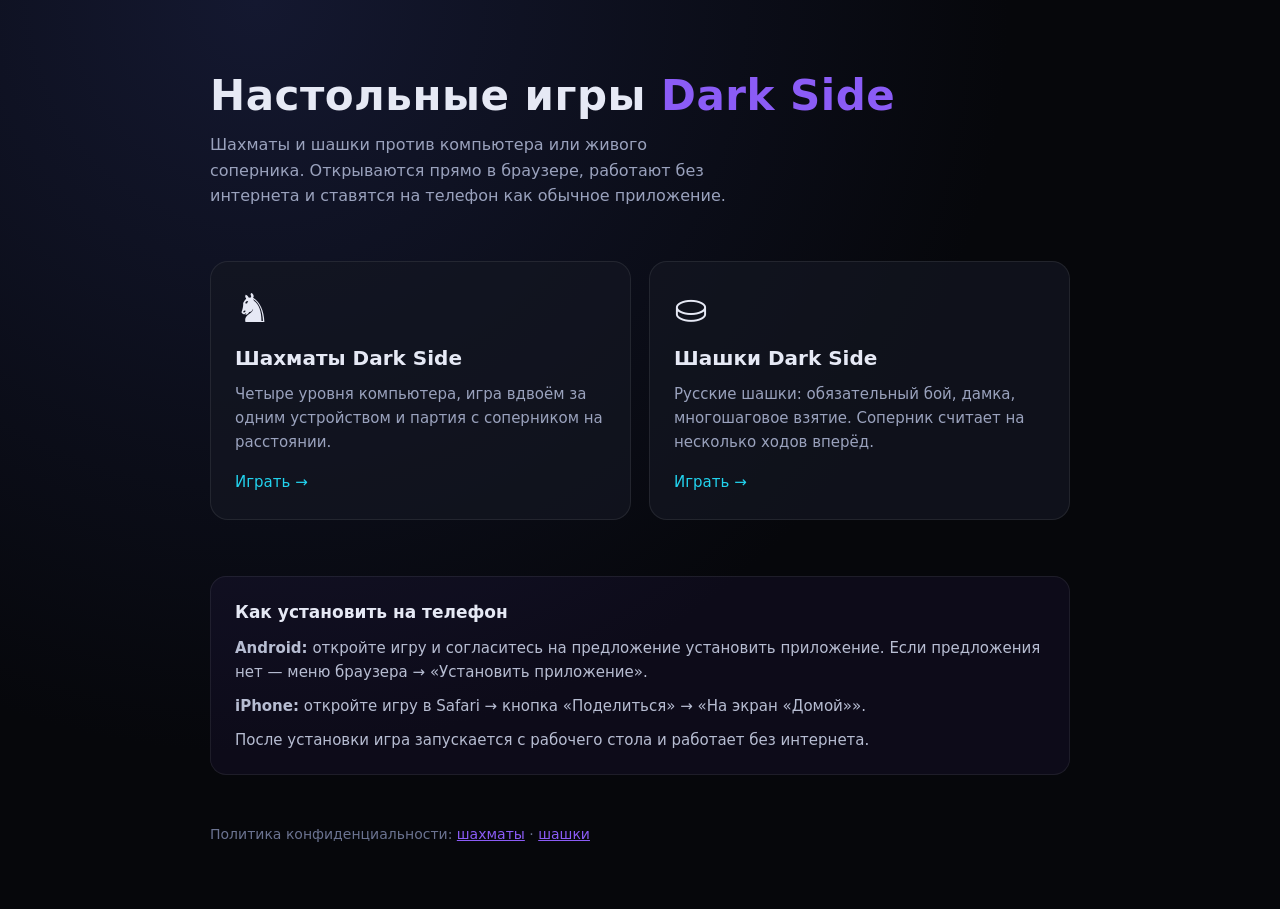
<file: index.html>
<!DOCTYPE html>
<html lang="ru">
<head>
<meta charset="UTF-8">
<meta name="viewport" content="width=device-width, initial-scale=1, viewport-fit=cover">
<title>Dark Side — настольные игры</title>
<meta name="description" content="Шахматы и шашки против компьютера и живого соперника. Играют в браузере, работают без интернета, ставятся на телефон.">
<meta name="theme-color" content="#06070b">
<meta name="color-scheme" content="dark">
<link rel="icon" href="data:image/svg+xml,<svg xmlns='http://www.w3.org/2000/svg' viewBox='0 0 100 100'><text y='.9em' font-size='90'>♞</text></svg>">
<style>
  * { box-sizing: border-box; }
  body {
    margin: 0; padding: clamp(28px, 7vw, 72px) 20px 64px;
    background: radial-gradient(circle at 20% 0%, #141830 0%, #06070b 55%);
    color: #e6e9f5;
    font: 16px/1.6 system-ui, -apple-system, "Segoe UI", Roboto, sans-serif;
    min-height: 100vh;
  }
  main { max-width: 860px; margin: 0 auto; }
  header { margin-bottom: clamp(28px, 6vw, 52px); }
  h1 {
    font-size: clamp(28px, 6vw, 42px); line-height: 1.15; margin: 0 0 12px;
    letter-spacing: .5px;
  }
  h1 span { color: #8b5cf6; }
  .lead { color: #9aa2bd; margin: 0; max-width: 52ch; }

  .games { display: grid; gap: 18px; grid-template-columns: repeat(auto-fit, minmax(260px, 1fr)); }
  .game {
    display: block; padding: 26px 24px 24px;
    border: 1px solid rgba(255,255,255,.08); border-radius: 18px;
    background: rgba(20, 23, 34, .72);
    text-decoration: none; color: inherit;
    transition: border-color .15s, transform .15s;
  }
  .game:hover { border-color: rgba(139, 92, 246, .55); transform: translateY(-2px); }
  .game .glyph { font-size: 40px; line-height: 1; display: block; margin-bottom: 14px; }
  .game h2 { font-size: 20px; margin: 0 0 8px; }
  .game p { margin: 0; color: #9aa2bd; font-size: 15px; }
  .game .play { display: inline-block; margin-top: 16px; color: #22d3ee; font-size: 15px; }

  .note {
    margin-top: clamp(32px, 7vw, 56px); padding: 22px 24px;
    border: 1px solid rgba(255,255,255,.07); border-radius: 16px;
    background: rgba(139, 92, 246, .06);
  }
  .note h3 { margin: 0 0 10px; font-size: 17px; }
  .note p { margin: 0 0 10px; color: #b7bdd2; font-size: 15px; }
  .note p:last-child { margin-bottom: 0; }

  footer { margin-top: 48px; color: #6b7391; font-size: 14px; }
  footer a { color: #8b5cf6; }
</style>
</head>
<body>
<main>
  <header>
    <h1>Настольные игры <span>Dark Side</span></h1>
    <p class="lead">
      Шахматы и шашки против компьютера или живого соперника. Открываются прямо
      в браузере, работают без интернета и ставятся на телефон как обычное
      приложение.
    </p>
  </header>

  <div class="games">
    <a class="game" href="chess/">
      <span class="glyph">♞</span>
      <h2>Шахматы Dark Side</h2>
      <p>Четыре уровня компьютера, игра вдвоём за одним устройством и партия с соперником на расстоянии.</p>
      <span class="play">Играть →</span>
    </a>

    <a class="game" href="checkers/">
      <span class="glyph">⛀</span>
      <h2>Шашки Dark Side</h2>
      <p>Русские шашки: обязательный бой, дамка, многошаговое взятие. Соперник считает на несколько ходов вперёд.</p>
      <span class="play">Играть →</span>
    </a>
  </div>

  <div class="note">
    <h3>Как установить на телефон</h3>
    <p><strong>Android:</strong> откройте игру и согласитесь на предложение установить приложение. Если предложения нет — меню браузера → «Установить приложение».</p>
    <p><strong>iPhone:</strong> откройте игру в Safari → кнопка «Поделиться» → «На экран «Домой»».</p>
    <p>После установки игра запускается с рабочего стола и работает без интернета.</p>
  </div>

  <footer>
    Политика конфиденциальности:
    <a href="privacy/chess.html">шахматы</a> ·
    <a href="privacy/checkers.html">шашки</a>
  </footer>
</main>
</body>
</html>
</file>
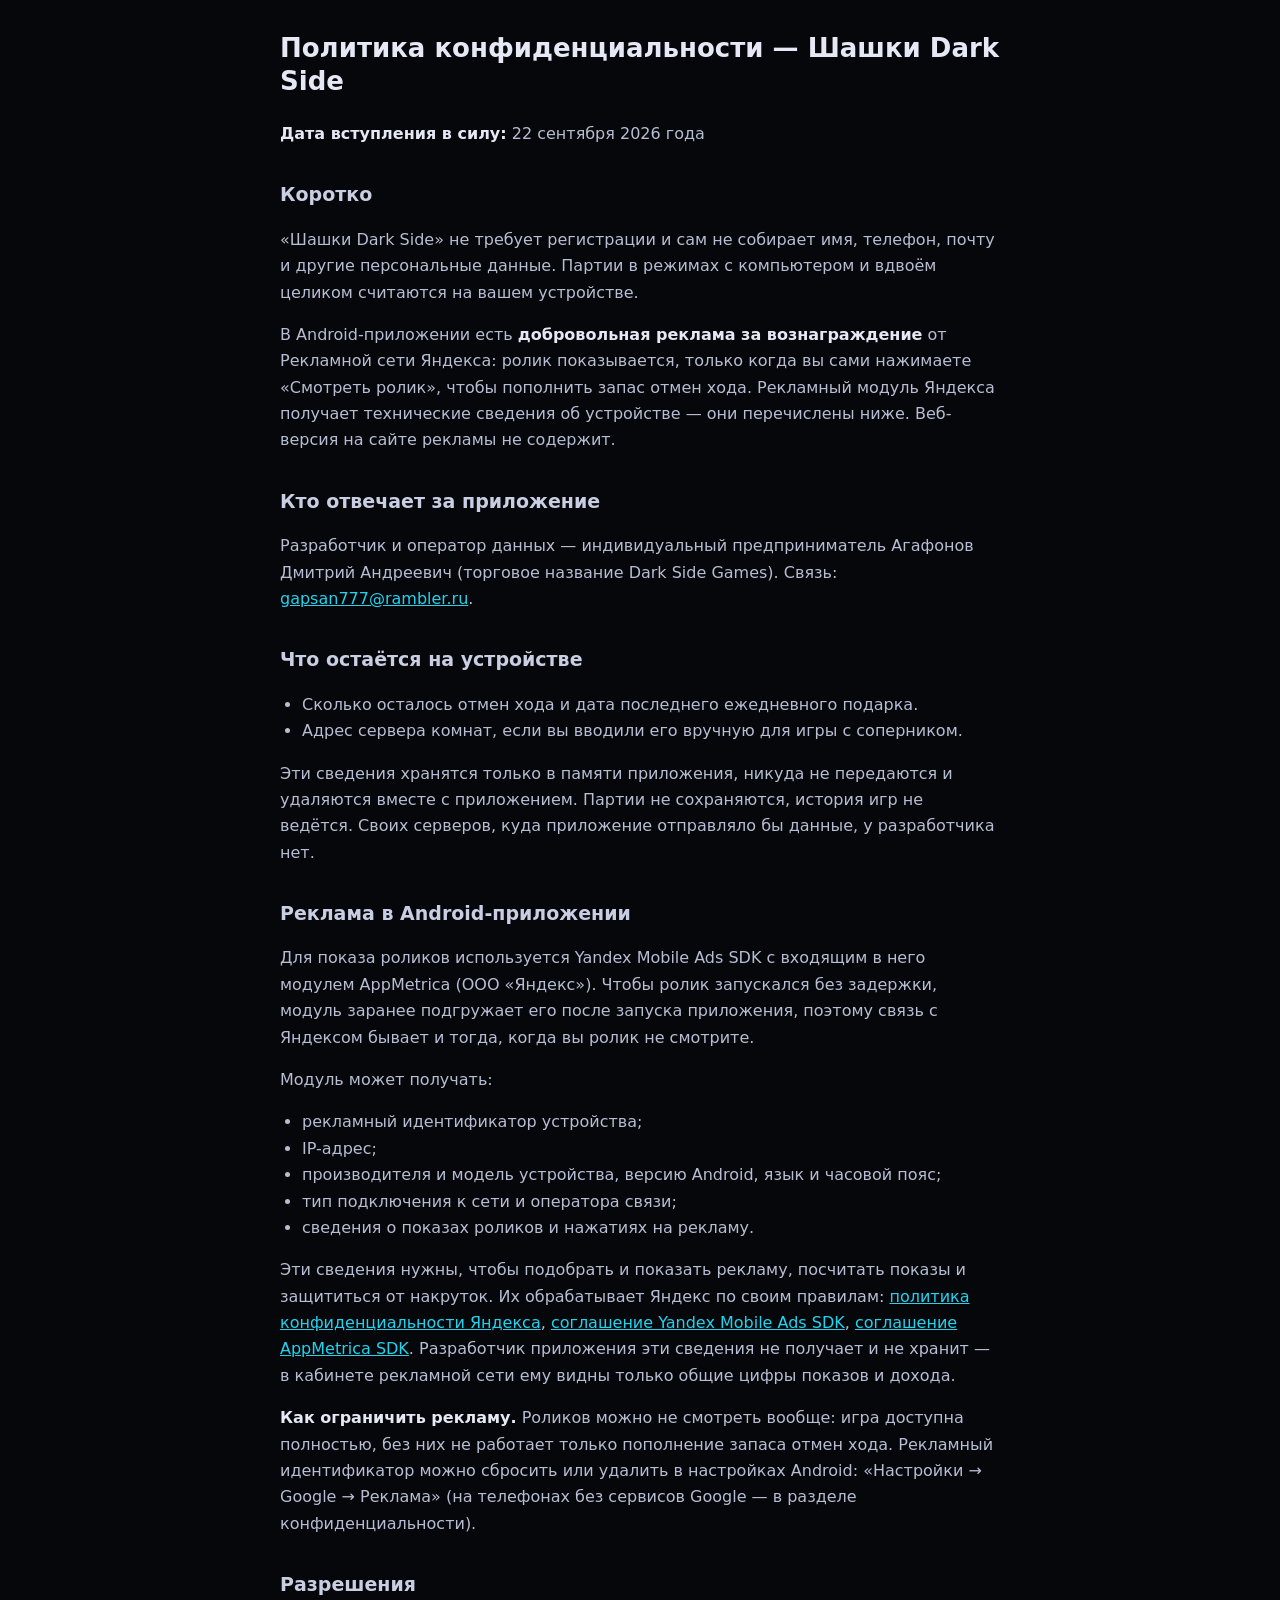
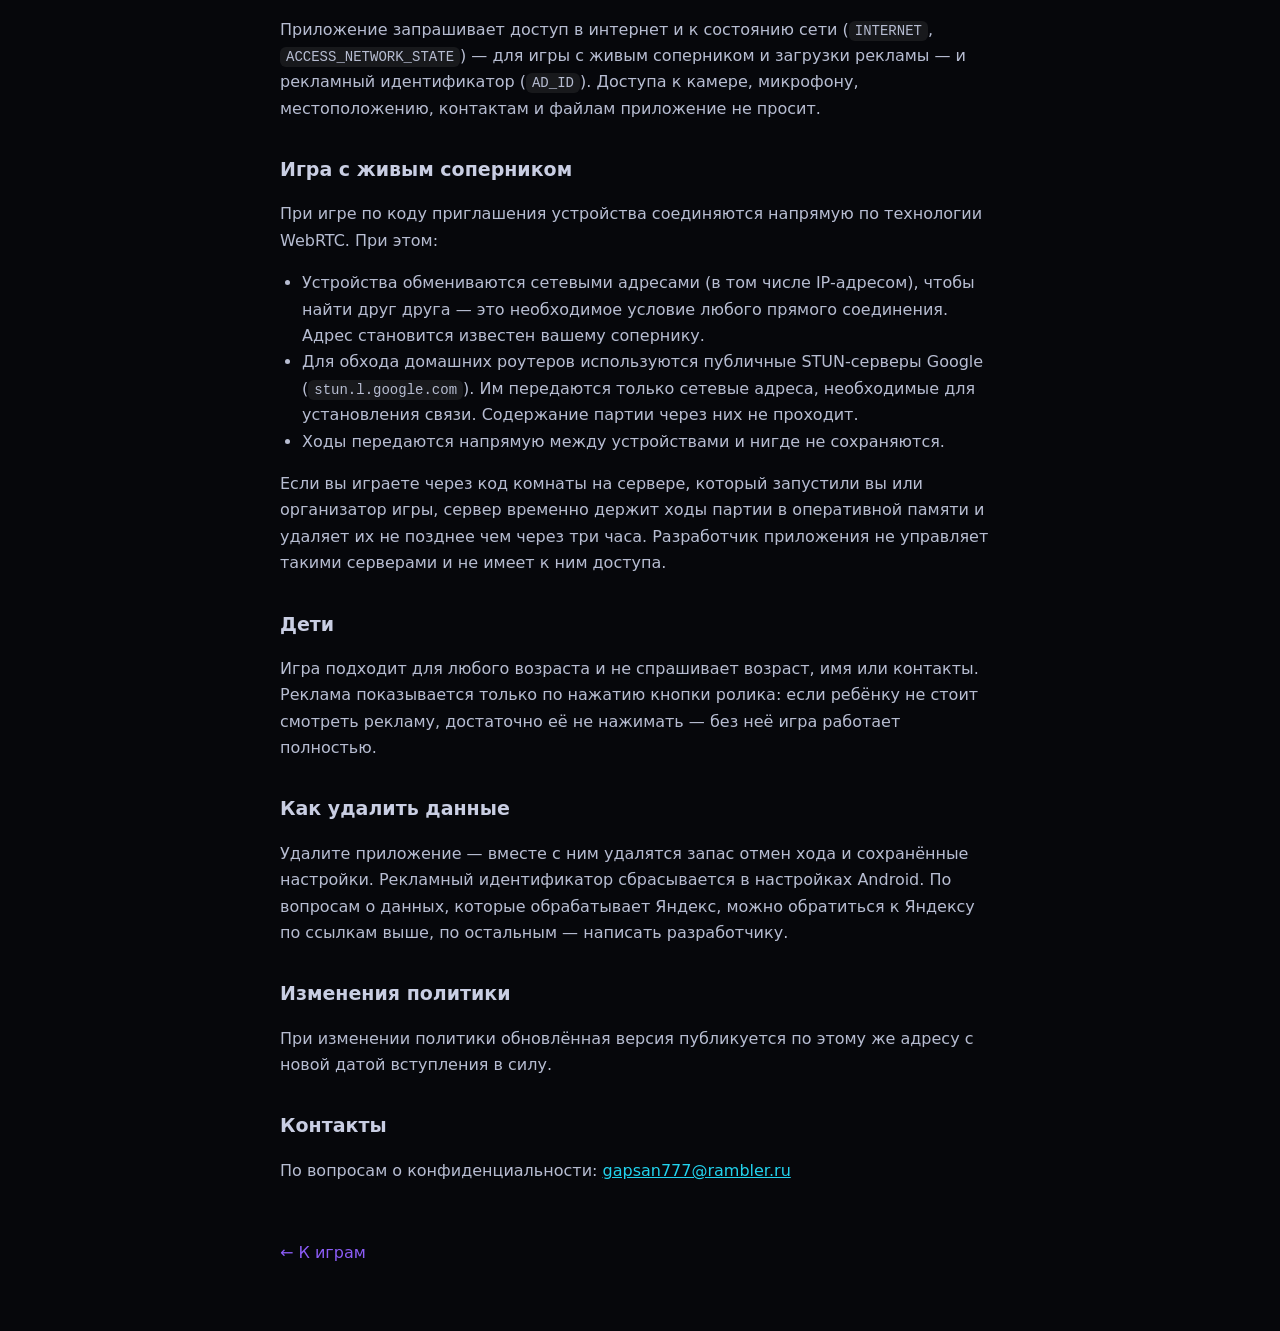
<file: privacy/checkers.html>
<!DOCTYPE html>
<html lang="ru">
<head>
<meta charset="UTF-8">
<meta name="viewport" content="width=device-width, initial-scale=1">
<title>Политика конфиденциальности — Шашки Dark Side</title>
<style>
  body { margin:0; padding:32px 20px 64px; background:#06070b; color:#e6e9f5;
         font:16px/1.65 system-ui, -apple-system, "Segoe UI", Roboto, sans-serif; }
  main { max-width:720px; margin:0 auto; }
  h1 { font-size:26px; line-height:1.25; margin:0 0 24px; }
  h2 { font-size:19px; margin:32px 0 10px; color:#c9cee3; }
  h3 { font-size:16px; margin:24px 0 8px; color:#c9cee3; }
  p, li { color:#b7bdd2; }
  ul { padding-left:22px; }
  strong { color:#e6e9f5; }
  code { background:rgba(255,255,255,.07); padding:2px 6px; border-radius:6px; font-size:14px; }
  a { color:#22d3ee; }
  .back { display:inline-block; margin-top:40px; color:#8b5cf6; text-decoration:none; }
</style>
</head>
<body>
<main>
<h1>Политика конфиденциальности — Шашки Dark Side</h1>
<p><strong>Дата вступления в силу:</strong> 22 сентября 2026 года</p>

<h2>Коротко</h2>
<p>«Шашки Dark Side» не требует регистрации и сам не собирает имя, телефон, почту и другие персональные данные. Партии в режимах с компьютером и вдвоём целиком считаются на вашем устройстве.</p>
<p>В Android-приложении есть <strong>добровольная реклама за вознаграждение</strong> от Рекламной сети Яндекса: ролик показывается, только когда вы сами нажимаете «Смотреть ролик», чтобы пополнить запас отмен хода. Рекламный модуль Яндекса получает технические сведения об устройстве — они перечислены ниже. Веб-версия на сайте рекламы не содержит.</p>

<h2>Кто отвечает за приложение</h2>
<p>Разработчик и оператор данных — индивидуальный предприниматель Агафонов Дмитрий Андреевич (торговое название Dark Side Games). Связь: <a href="mailto:gapsan777@rambler.ru">gapsan777@rambler.ru</a>.</p>

<h2>Что остаётся на устройстве</h2>
<ul>
<li>Сколько осталось отмен хода и дата последнего ежедневного подарка.</li>
<li>Адрес сервера комнат, если вы вводили его вручную для игры с соперником.</li>
</ul>
<p>Эти сведения хранятся только в памяти приложения, никуда не передаются и удаляются вместе с приложением. Партии не сохраняются, история игр не ведётся. Своих серверов, куда приложение отправляло бы данные, у разработчика нет.</p>

<h2>Реклама в Android-приложении</h2>
<p>Для показа роликов используется Yandex Mobile Ads SDK с входящим в него модулем AppMetrica (ООО «Яндекс»). Чтобы ролик запускался без задержки, модуль заранее подгружает его после запуска приложения, поэтому связь с Яндексом бывает и тогда, когда вы ролик не смотрите.</p>
<p>Модуль может получать:</p>
<ul>
<li>рекламный идентификатор устройства;</li>
<li>IP-адрес;</li>
<li>производителя и модель устройства, версию Android, язык и часовой пояс;</li>
<li>тип подключения к сети и оператора связи;</li>
<li>сведения о показах роликов и нажатиях на рекламу.</li>
</ul>
<p>Эти сведения нужны, чтобы подобрать и показать рекламу, посчитать показы и защититься от накруток. Их обрабатывает Яндекс по своим правилам: <a href="https://yandex.ru/legal/confidential/">политика конфиденциальности Яндекса</a>, <a href="https://yandex.ru/legal/mobileads_sdk_agreement/">соглашение Yandex Mobile Ads SDK</a>, <a href="https://yandex.ru/legal/appmetrica_sdk_agreement/">соглашение AppMetrica SDK</a>. Разработчик приложения эти сведения не получает и не хранит — в кабинете рекламной сети ему видны только общие цифры показов и дохода.</p>
<p><strong>Как ограничить рекламу.</strong> Роликов можно не смотреть вообще: игра доступна полностью, без них не работает только пополнение запаса отмен хода. Рекламный идентификатор можно сбросить или удалить в настройках Android: «Настройки → Google → Реклама» (на телефонах без сервисов Google — в разделе конфиденциальности).</p>

<h2>Разрешения</h2>
<p>Приложение запрашивает доступ в интернет и к состоянию сети (<code>INTERNET</code>, <code>ACCESS_NETWORK_STATE</code>) — для игры с живым соперником и загрузки рекламы — и рекламный идентификатор (<code>AD_ID</code>). Доступа к камере, микрофону, местоположению, контактам и файлам приложение не просит.</p>

<h2>Игра с живым соперником</h2>
<p>При игре по коду приглашения устройства соединяются напрямую по технологии WebRTC. При этом:</p>
<ul>
<li>Устройства обмениваются сетевыми адресами (в том числе IP-адресом), чтобы найти друг друга — это необходимое условие любого прямого соединения. Адрес становится известен вашему сопернику.</li>
<li>Для обхода домашних роутеров используются публичные STUN-серверы Google (<code>stun.l.google.com</code>). Им передаются только сетевые адреса, необходимые для установления связи. Содержание партии через них не проходит.</li>
<li>Ходы передаются напрямую между устройствами и нигде не сохраняются.</li>
</ul>
<p>Если вы играете через код комнаты на сервере, который запустили вы или организатор игры, сервер временно держит ходы партии в оперативной памяти и удаляет их не позднее чем через три часа. Разработчик приложения не управляет такими серверами и не имеет к ним доступа.</p>

<h2>Дети</h2>
<p>Игра подходит для любого возраста и не спрашивает возраст, имя или контакты. Реклама показывается только по нажатию кнопки ролика: если ребёнку не стоит смотреть рекламу, достаточно её не нажимать — без неё игра работает полностью.</p>

<h2>Как удалить данные</h2>
<p>Удалите приложение — вместе с ним удалятся запас отмен хода и сохранённые настройки. Рекламный идентификатор сбрасывается в настройках Android. По вопросам о данных, которые обрабатывает Яндекс, можно обратиться к Яндексу по ссылкам выше, по остальным — написать разработчику.</p>

<h2>Изменения политики</h2>
<p>При изменении политики обновлённая версия публикуется по этому же адресу с новой датой вступления в силу.</p>

<h2>Контакты</h2>
<p>По вопросам о конфиденциальности: <a href="mailto:gapsan777@rambler.ru">gapsan777@rambler.ru</a></p>
<a class="back" href="../">← К играм</a>
</main>
</body>
</html>
</file>
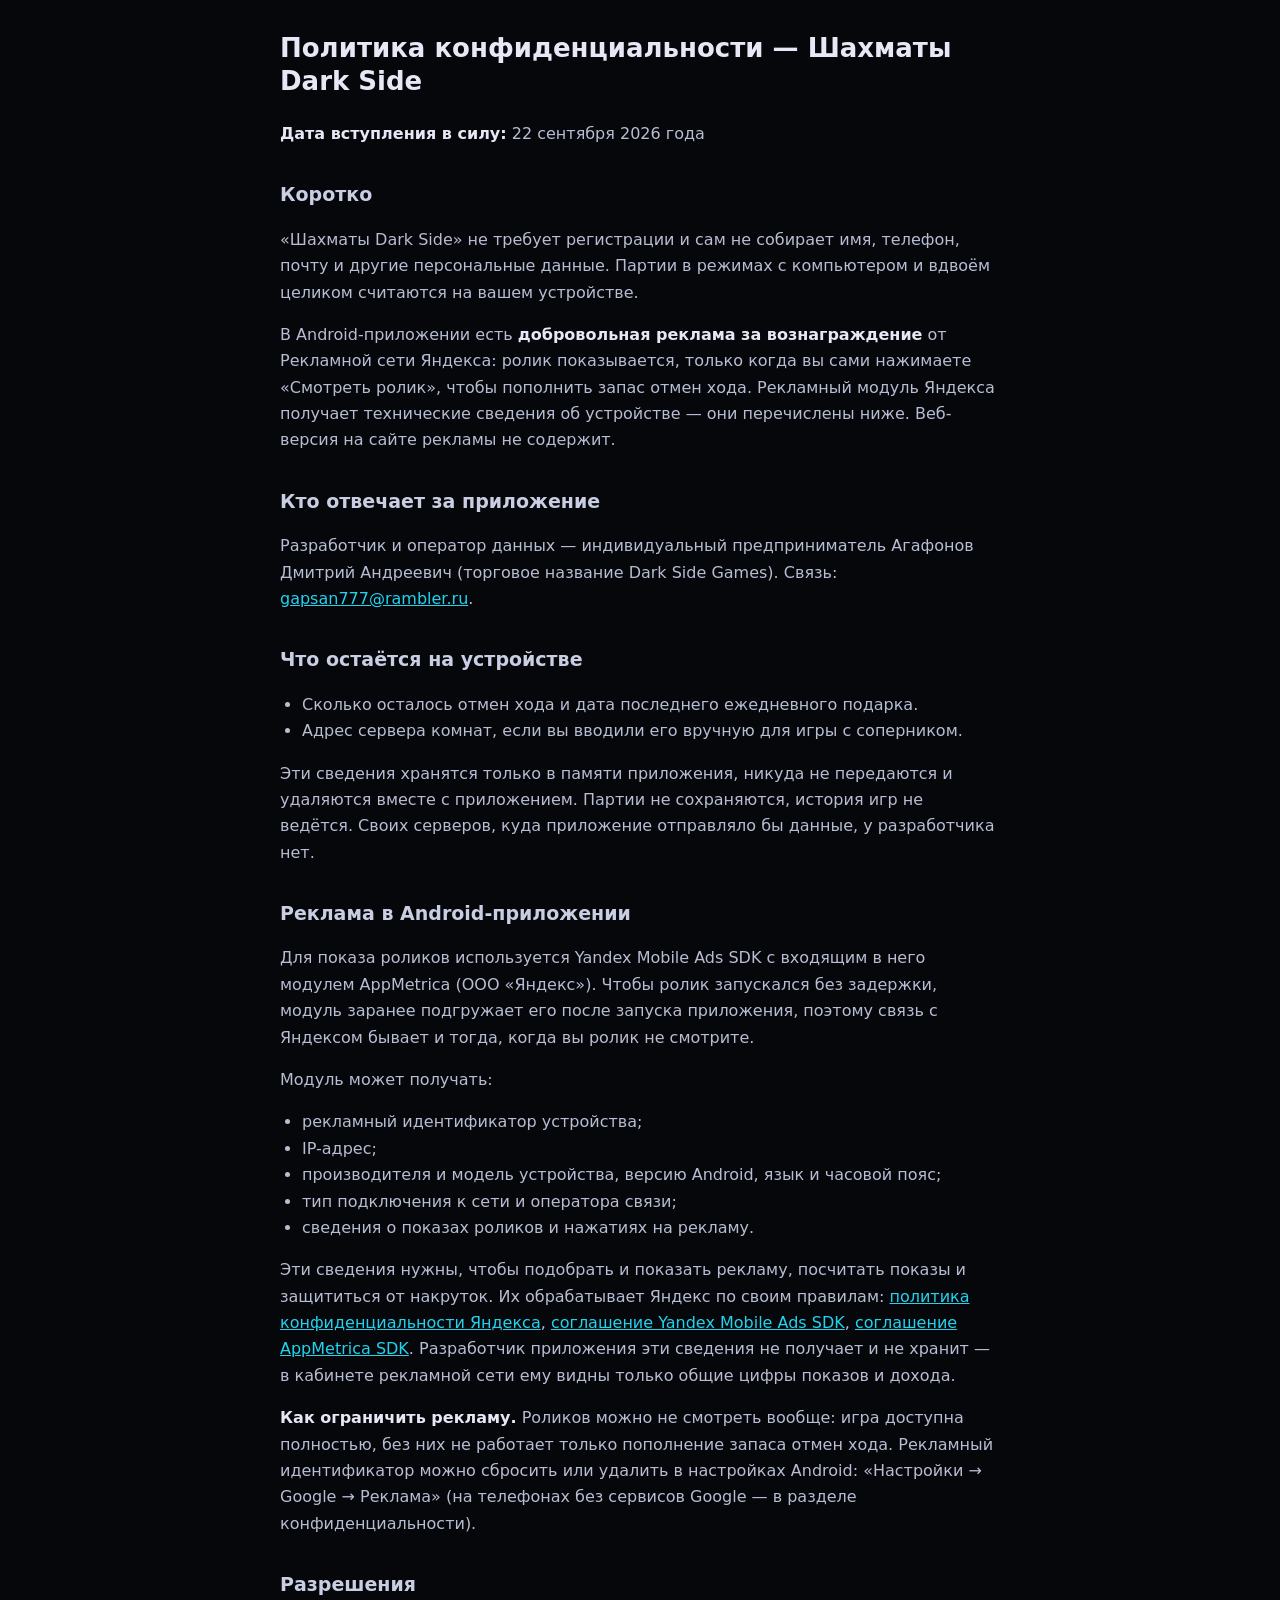
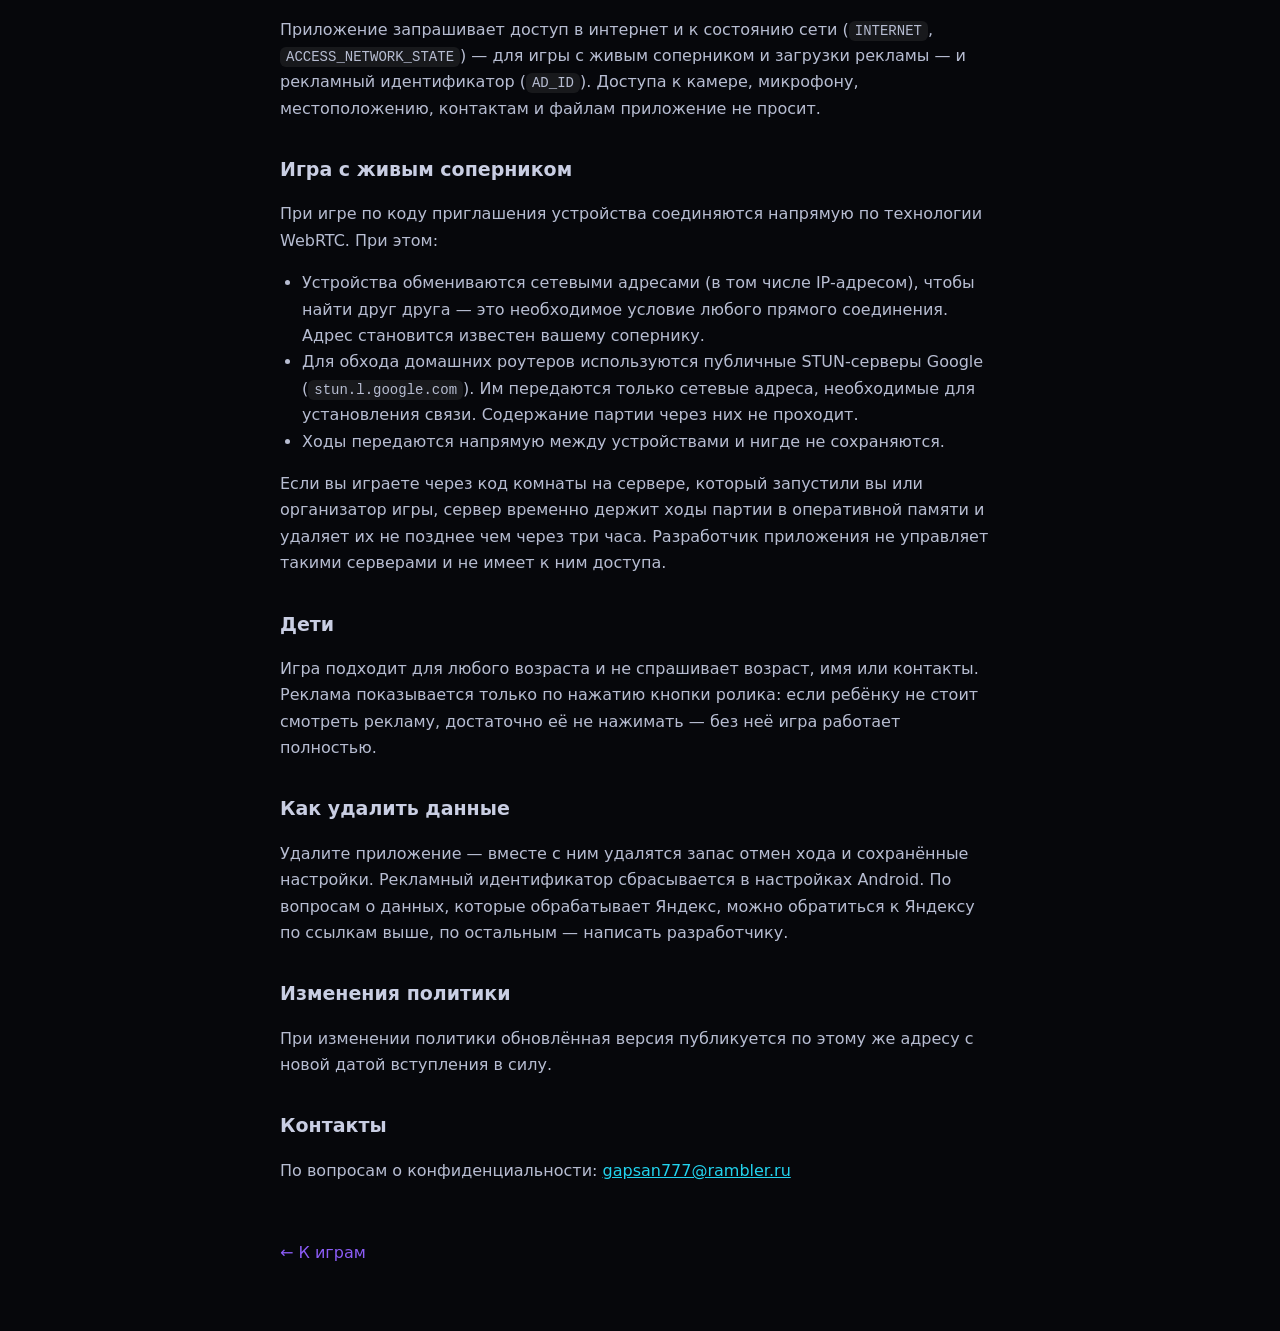
<file: privacy/chess.html>
<!DOCTYPE html>
<html lang="ru">
<head>
<meta charset="UTF-8">
<meta name="viewport" content="width=device-width, initial-scale=1">
<title>Политика конфиденциальности — Шахматы Dark Side</title>
<style>
  body { margin:0; padding:32px 20px 64px; background:#06070b; color:#e6e9f5;
         font:16px/1.65 system-ui, -apple-system, "Segoe UI", Roboto, sans-serif; }
  main { max-width:720px; margin:0 auto; }
  h1 { font-size:26px; line-height:1.25; margin:0 0 24px; }
  h2 { font-size:19px; margin:32px 0 10px; color:#c9cee3; }
  h3 { font-size:16px; margin:24px 0 8px; color:#c9cee3; }
  p, li { color:#b7bdd2; }
  ul { padding-left:22px; }
  strong { color:#e6e9f5; }
  code { background:rgba(255,255,255,.07); padding:2px 6px; border-radius:6px; font-size:14px; }
  a { color:#22d3ee; }
  .back { display:inline-block; margin-top:40px; color:#8b5cf6; text-decoration:none; }
</style>
</head>
<body>
<main>
<h1>Политика конфиденциальности — Шахматы Dark Side</h1>
<p><strong>Дата вступления в силу:</strong> 22 сентября 2026 года</p>

<h2>Коротко</h2>
<p>«Шахматы Dark Side» не требует регистрации и сам не собирает имя, телефон, почту и другие персональные данные. Партии в режимах с компьютером и вдвоём целиком считаются на вашем устройстве.</p>
<p>В Android-приложении есть <strong>добровольная реклама за вознаграждение</strong> от Рекламной сети Яндекса: ролик показывается, только когда вы сами нажимаете «Смотреть ролик», чтобы пополнить запас отмен хода. Рекламный модуль Яндекса получает технические сведения об устройстве — они перечислены ниже. Веб-версия на сайте рекламы не содержит.</p>

<h2>Кто отвечает за приложение</h2>
<p>Разработчик и оператор данных — индивидуальный предприниматель Агафонов Дмитрий Андреевич (торговое название Dark Side Games). Связь: <a href="mailto:gapsan777@rambler.ru">gapsan777@rambler.ru</a>.</p>

<h2>Что остаётся на устройстве</h2>
<ul>
<li>Сколько осталось отмен хода и дата последнего ежедневного подарка.</li>
<li>Адрес сервера комнат, если вы вводили его вручную для игры с соперником.</li>
</ul>
<p>Эти сведения хранятся только в памяти приложения, никуда не передаются и удаляются вместе с приложением. Партии не сохраняются, история игр не ведётся. Своих серверов, куда приложение отправляло бы данные, у разработчика нет.</p>

<h2>Реклама в Android-приложении</h2>
<p>Для показа роликов используется Yandex Mobile Ads SDK с входящим в него модулем AppMetrica (ООО «Яндекс»). Чтобы ролик запускался без задержки, модуль заранее подгружает его после запуска приложения, поэтому связь с Яндексом бывает и тогда, когда вы ролик не смотрите.</p>
<p>Модуль может получать:</p>
<ul>
<li>рекламный идентификатор устройства;</li>
<li>IP-адрес;</li>
<li>производителя и модель устройства, версию Android, язык и часовой пояс;</li>
<li>тип подключения к сети и оператора связи;</li>
<li>сведения о показах роликов и нажатиях на рекламу.</li>
</ul>
<p>Эти сведения нужны, чтобы подобрать и показать рекламу, посчитать показы и защититься от накруток. Их обрабатывает Яндекс по своим правилам: <a href="https://yandex.ru/legal/confidential/">политика конфиденциальности Яндекса</a>, <a href="https://yandex.ru/legal/mobileads_sdk_agreement/">соглашение Yandex Mobile Ads SDK</a>, <a href="https://yandex.ru/legal/appmetrica_sdk_agreement/">соглашение AppMetrica SDK</a>. Разработчик приложения эти сведения не получает и не хранит — в кабинете рекламной сети ему видны только общие цифры показов и дохода.</p>
<p><strong>Как ограничить рекламу.</strong> Роликов можно не смотреть вообще: игра доступна полностью, без них не работает только пополнение запаса отмен хода. Рекламный идентификатор можно сбросить или удалить в настройках Android: «Настройки → Google → Реклама» (на телефонах без сервисов Google — в разделе конфиденциальности).</p>

<h2>Разрешения</h2>
<p>Приложение запрашивает доступ в интернет и к состоянию сети (<code>INTERNET</code>, <code>ACCESS_NETWORK_STATE</code>) — для игры с живым соперником и загрузки рекламы — и рекламный идентификатор (<code>AD_ID</code>). Доступа к камере, микрофону, местоположению, контактам и файлам приложение не просит.</p>

<h2>Игра с живым соперником</h2>
<p>При игре по коду приглашения устройства соединяются напрямую по технологии WebRTC. При этом:</p>
<ul>
<li>Устройства обмениваются сетевыми адресами (в том числе IP-адресом), чтобы найти друг друга — это необходимое условие любого прямого соединения. Адрес становится известен вашему сопернику.</li>
<li>Для обхода домашних роутеров используются публичные STUN-серверы Google (<code>stun.l.google.com</code>). Им передаются только сетевые адреса, необходимые для установления связи. Содержание партии через них не проходит.</li>
<li>Ходы передаются напрямую между устройствами и нигде не сохраняются.</li>
</ul>
<p>Если вы играете через код комнаты на сервере, который запустили вы или организатор игры, сервер временно держит ходы партии в оперативной памяти и удаляет их не позднее чем через три часа. Разработчик приложения не управляет такими серверами и не имеет к ним доступа.</p>

<h2>Дети</h2>
<p>Игра подходит для любого возраста и не спрашивает возраст, имя или контакты. Реклама показывается только по нажатию кнопки ролика: если ребёнку не стоит смотреть рекламу, достаточно её не нажимать — без неё игра работает полностью.</p>

<h2>Как удалить данные</h2>
<p>Удалите приложение — вместе с ним удалятся запас отмен хода и сохранённые настройки. Рекламный идентификатор сбрасывается в настройках Android. По вопросам о данных, которые обрабатывает Яндекс, можно обратиться к Яндексу по ссылкам выше, по остальным — написать разработчику.</p>

<h2>Изменения политики</h2>
<p>При изменении политики обновлённая версия публикуется по этому же адресу с новой датой вступления в силу.</p>

<h2>Контакты</h2>
<p>По вопросам о конфиденциальности: <a href="mailto:gapsan777@rambler.ru">gapsan777@rambler.ru</a></p>
<a class="back" href="../">← К играм</a>
</main>
</body>
</html>
</file>
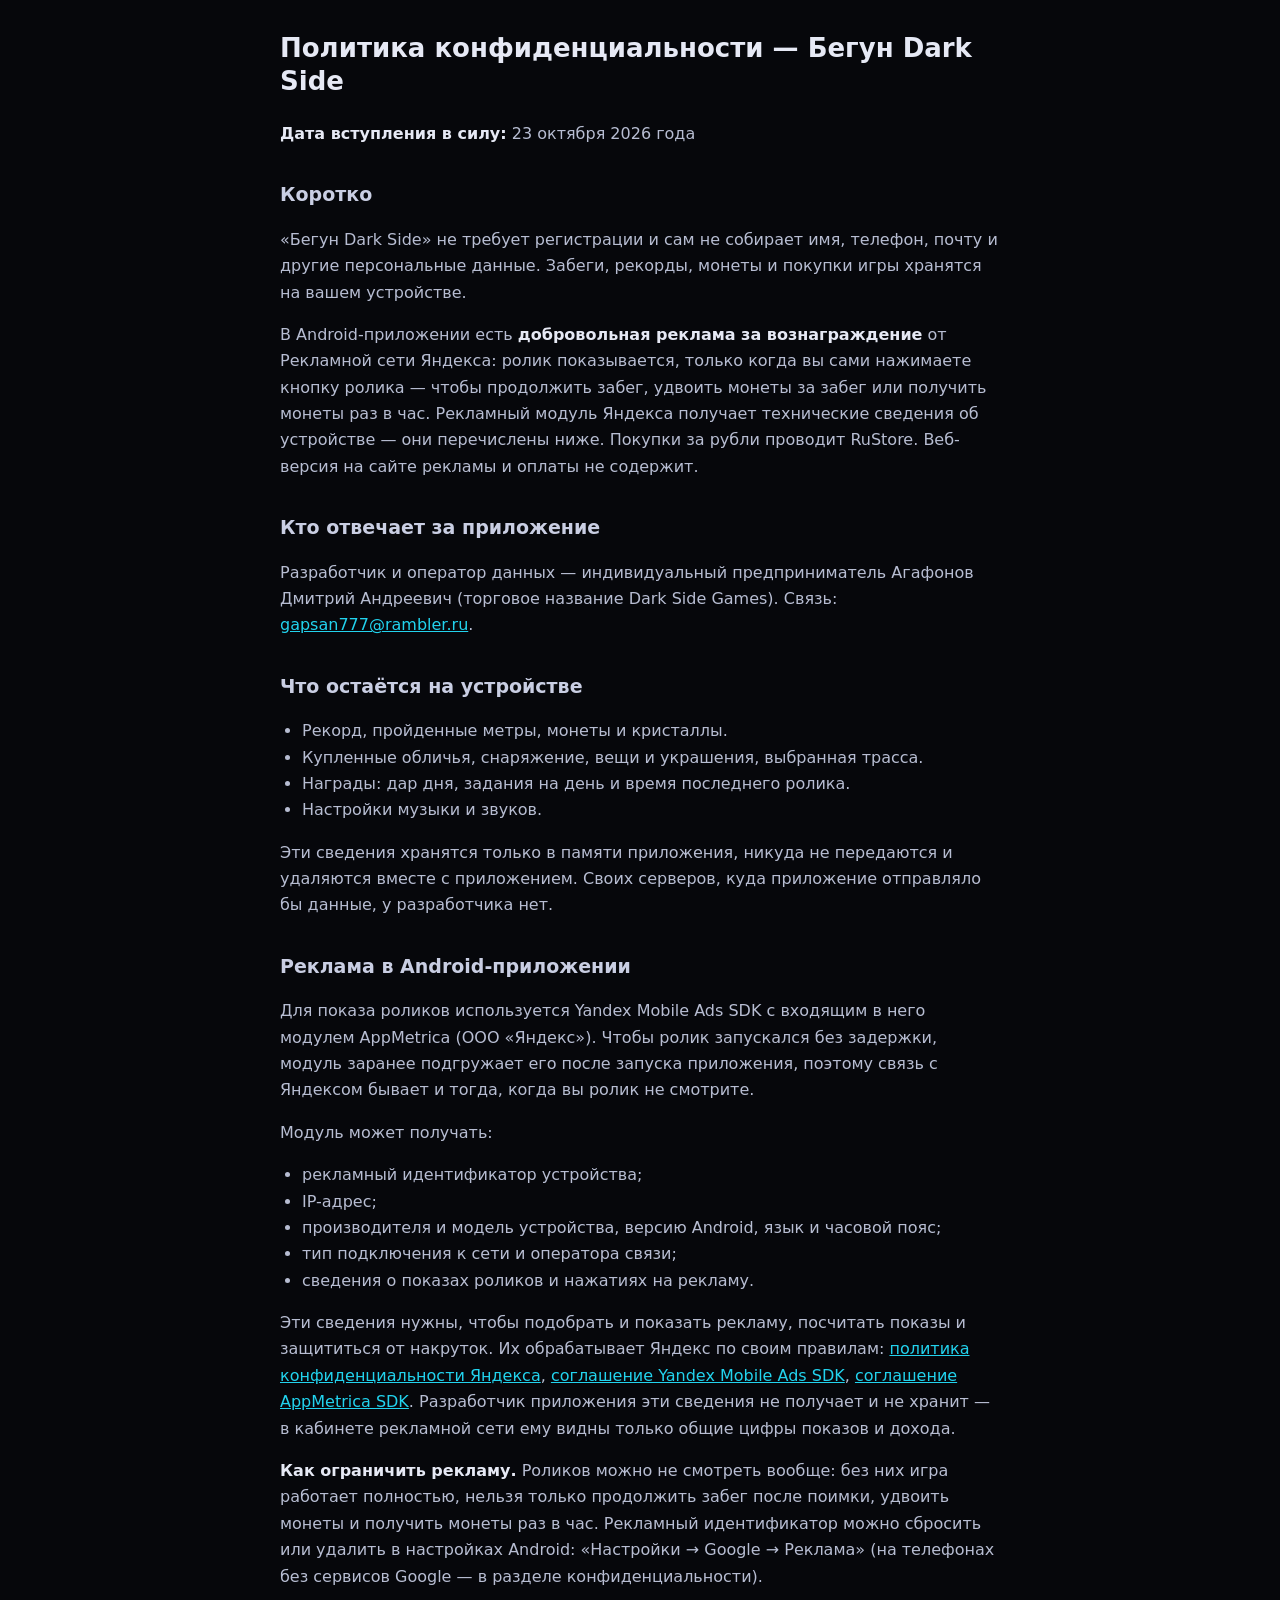
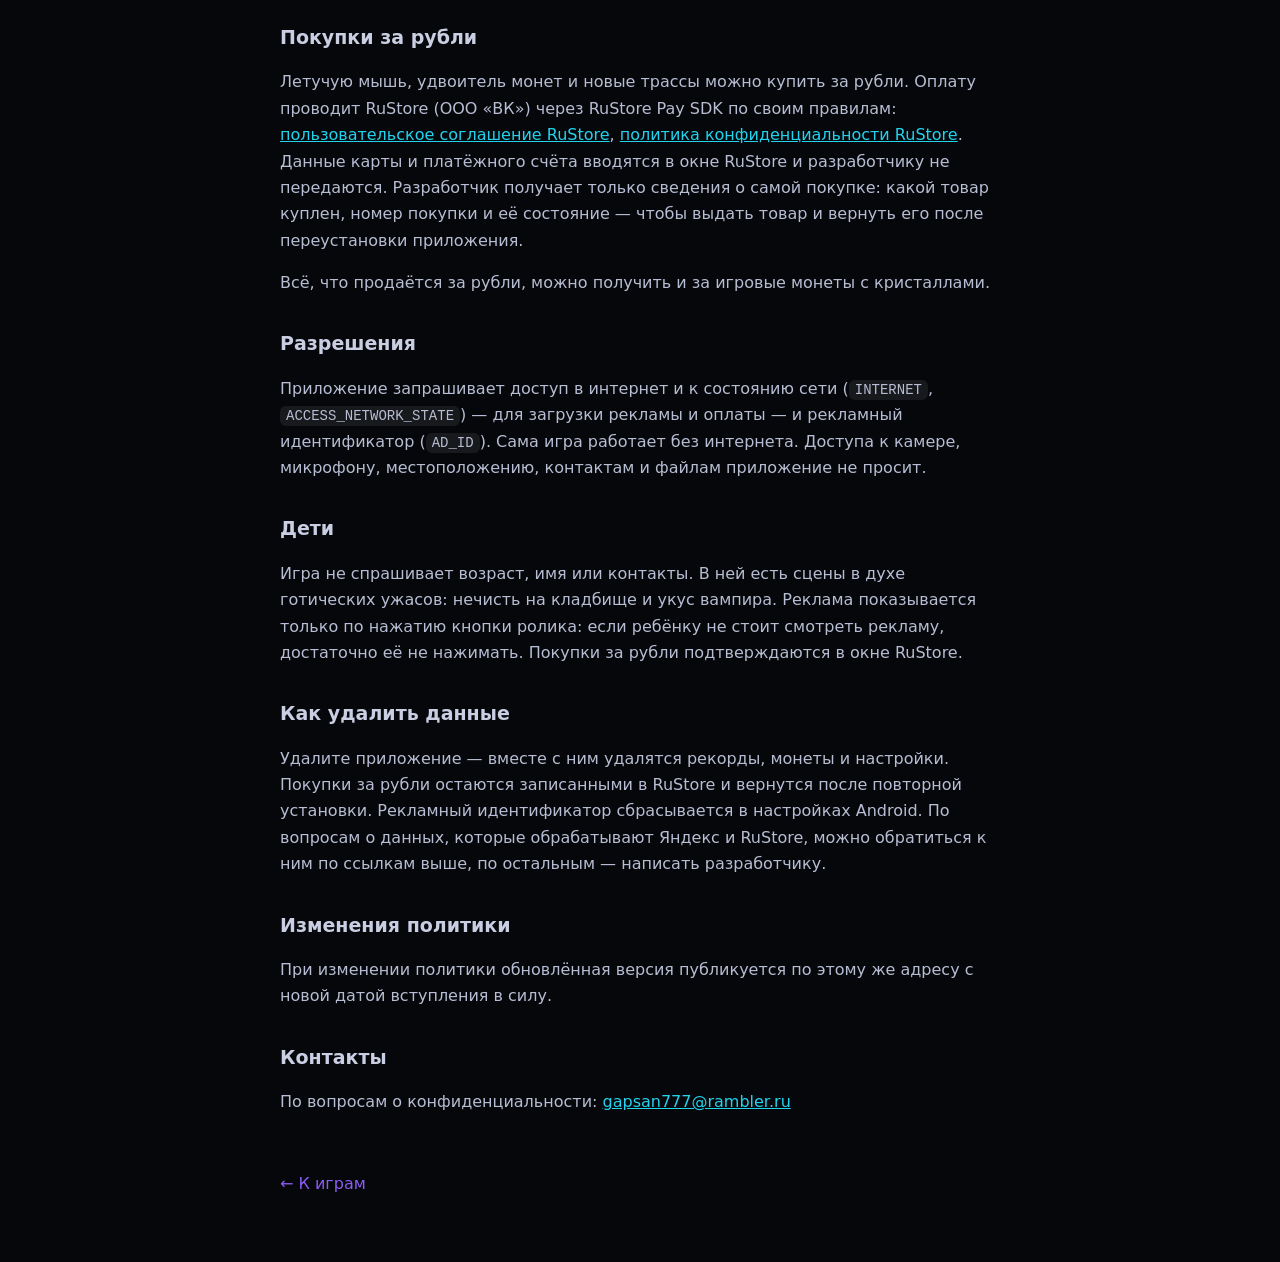
<file: privacy/runner.html>
<!DOCTYPE html>
<html lang="ru">
<head>
<meta charset="UTF-8">
<meta name="viewport" content="width=device-width, initial-scale=1">
<title>Политика конфиденциальности — Бегун Dark Side</title>
<style>
  body { margin:0; padding:32px 20px 64px; background:#06070b; color:#e6e9f5;
         font:16px/1.65 system-ui, -apple-system, "Segoe UI", Roboto, sans-serif; }
  main { max-width:720px; margin:0 auto; }
  h1 { font-size:26px; line-height:1.25; margin:0 0 24px; }
  h2 { font-size:19px; margin:32px 0 10px; color:#c9cee3; }
  h3 { font-size:16px; margin:24px 0 8px; color:#c9cee3; }
  p, li { color:#b7bdd2; }
  ul { padding-left:22px; }
  strong { color:#e6e9f5; }
  code { background:rgba(255,255,255,.07); padding:2px 6px; border-radius:6px; font-size:14px; }
  a { color:#22d3ee; }
  .back { display:inline-block; margin-top:40px; color:#8b5cf6; text-decoration:none; }
</style>
</head>
<body>
<main>
<h1>Политика конфиденциальности — Бегун Dark Side</h1>
<p><strong>Дата вступления в силу:</strong> 23 октября 2026 года</p>

<h2>Коротко</h2>
<p>«Бегун Dark Side» не требует регистрации и сам не собирает имя, телефон, почту и другие персональные данные. Забеги, рекорды, монеты и покупки игры хранятся на вашем устройстве.</p>
<p>В Android-приложении есть <strong>добровольная реклама за вознаграждение</strong> от Рекламной сети Яндекса: ролик показывается, только когда вы сами нажимаете кнопку ролика — чтобы продолжить забег, удвоить монеты за забег или получить монеты раз в час. Рекламный модуль Яндекса получает технические сведения об устройстве — они перечислены ниже. Покупки за рубли проводит RuStore. Веб-версия на сайте рекламы и оплаты не содержит.</p>

<h2>Кто отвечает за приложение</h2>
<p>Разработчик и оператор данных — индивидуальный предприниматель Агафонов Дмитрий Андреевич (торговое название Dark Side Games). Связь: <a href="mailto:gapsan777@rambler.ru">gapsan777@rambler.ru</a>.</p>

<h2>Что остаётся на устройстве</h2>
<ul>
<li>Рекорд, пройденные метры, монеты и кристаллы.</li>
<li>Купленные обличья, снаряжение, вещи и украшения, выбранная трасса.</li>
<li>Награды: дар дня, задания на день и время последнего ролика.</li>
<li>Настройки музыки и звуков.</li>
</ul>
<p>Эти сведения хранятся только в памяти приложения, никуда не передаются и удаляются вместе с приложением. Своих серверов, куда приложение отправляло бы данные, у разработчика нет.</p>

<h2>Реклама в Android-приложении</h2>
<p>Для показа роликов используется Yandex Mobile Ads SDK с входящим в него модулем AppMetrica (ООО «Яндекс»). Чтобы ролик запускался без задержки, модуль заранее подгружает его после запуска приложения, поэтому связь с Яндексом бывает и тогда, когда вы ролик не смотрите.</p>
<p>Модуль может получать:</p>
<ul>
<li>рекламный идентификатор устройства;</li>
<li>IP-адрес;</li>
<li>производителя и модель устройства, версию Android, язык и часовой пояс;</li>
<li>тип подключения к сети и оператора связи;</li>
<li>сведения о показах роликов и нажатиях на рекламу.</li>
</ul>
<p>Эти сведения нужны, чтобы подобрать и показать рекламу, посчитать показы и защититься от накруток. Их обрабатывает Яндекс по своим правилам: <a href="https://yandex.ru/legal/confidential/">политика конфиденциальности Яндекса</a>, <a href="https://yandex.ru/legal/mobileads_sdk_agreement/">соглашение Yandex Mobile Ads SDK</a>, <a href="https://yandex.ru/legal/appmetrica_sdk_agreement/">соглашение AppMetrica SDK</a>. Разработчик приложения эти сведения не получает и не хранит — в кабинете рекламной сети ему видны только общие цифры показов и дохода.</p>
<p><strong>Как ограничить рекламу.</strong> Роликов можно не смотреть вообще: без них игра работает полностью, нельзя только продолжить забег после поимки, удвоить монеты и получить монеты раз в час. Рекламный идентификатор можно сбросить или удалить в настройках Android: «Настройки → Google → Реклама» (на телефонах без сервисов Google — в разделе конфиденциальности).</p>

<h2>Покупки за рубли</h2>
<p>Летучую мышь, удвоитель монет и новые трассы можно купить за рубли. Оплату проводит RuStore (ООО «ВК») через RuStore Pay SDK по своим правилам: <a href="https://www.rustore.ru/help/legal/terms-of-use">пользовательское соглашение RuStore</a>, <a href="https://www.rustore.ru/help/legal/privacy-policy-users">политика конфиденциальности RuStore</a>. Данные карты и платёжного счёта вводятся в окне RuStore и разработчику не передаются. Разработчик получает только сведения о самой покупке: какой товар куплен, номер покупки и её состояние — чтобы выдать товар и вернуть его после переустановки приложения.</p>
<p>Всё, что продаётся за рубли, можно получить и за игровые монеты с кристаллами.</p>

<h2>Разрешения</h2>
<p>Приложение запрашивает доступ в интернет и к состоянию сети (<code>INTERNET</code>, <code>ACCESS_NETWORK_STATE</code>) — для загрузки рекламы и оплаты — и рекламный идентификатор (<code>AD_ID</code>). Сама игра работает без интернета. Доступа к камере, микрофону, местоположению, контактам и файлам приложение не просит.</p>

<h2>Дети</h2>
<p>Игра не спрашивает возраст, имя или контакты. В ней есть сцены в духе готических ужасов: нечисть на кладбище и укус вампира. Реклама показывается только по нажатию кнопки ролика: если ребёнку не стоит смотреть рекламу, достаточно её не нажимать. Покупки за рубли подтверждаются в окне RuStore.</p>

<h2>Как удалить данные</h2>
<p>Удалите приложение — вместе с ним удалятся рекорды, монеты и настройки. Покупки за рубли остаются записанными в RuStore и вернутся после повторной установки. Рекламный идентификатор сбрасывается в настройках Android. По вопросам о данных, которые обрабатывают Яндекс и RuStore, можно обратиться к ним по ссылкам выше, по остальным — написать разработчику.</p>

<h2>Изменения политики</h2>
<p>При изменении политики обновлённая версия публикуется по этому же адресу с новой датой вступления в силу.</p>

<h2>Контакты</h2>
<p>По вопросам о конфиденциальности: <a href="mailto:gapsan777@rambler.ru">gapsan777@rambler.ru</a></p>
<a class="back" href="../">← К играм</a>
</main>
</body>
</html>
</file>
